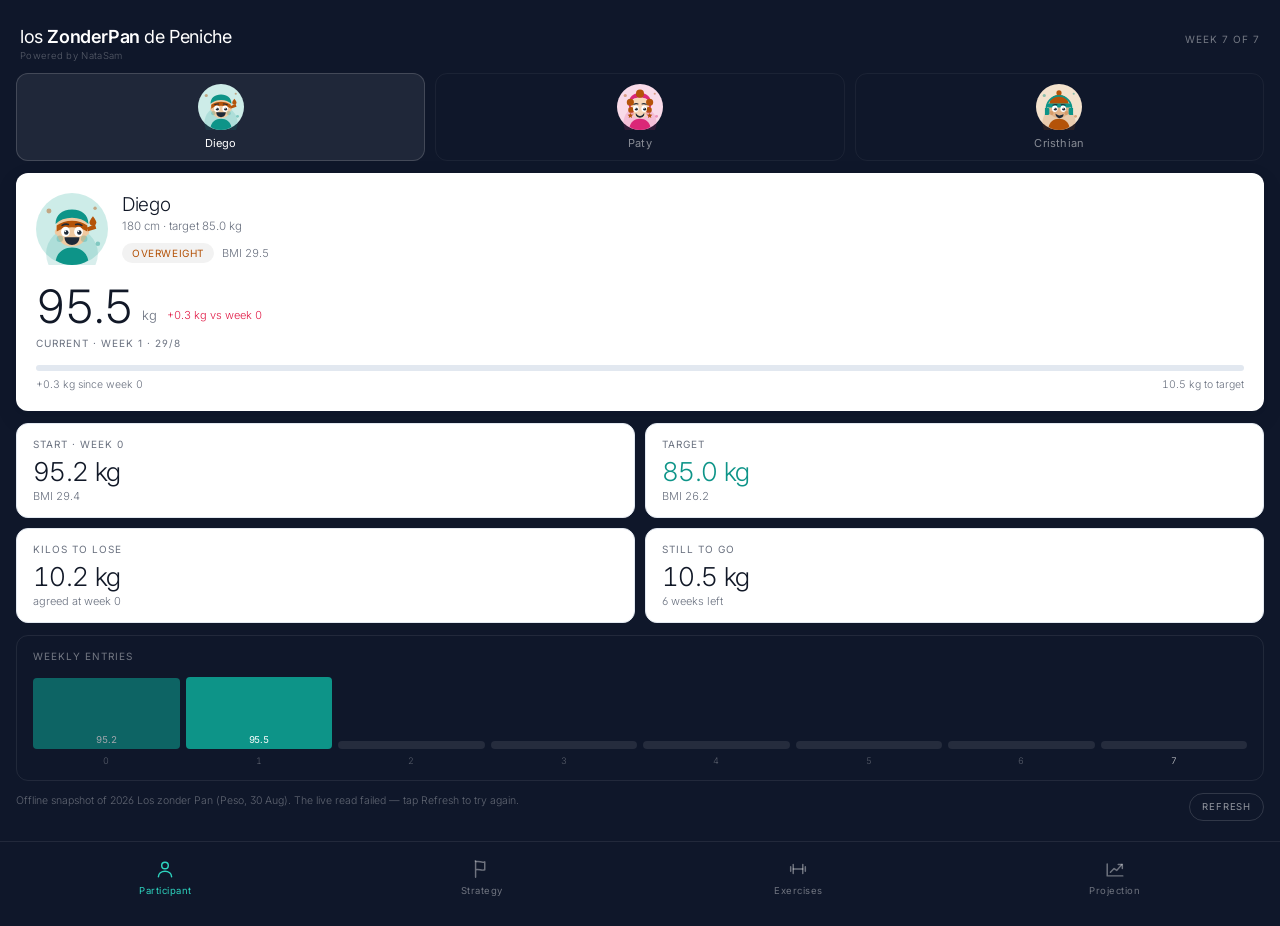
<file: app/index.html>
<!DOCTYPE html>
<html lang="en">
<head>
<meta charset="utf-8">
<meta name="viewport" content="width=device-width, initial-scale=1, viewport-fit=cover">
<title>los ZonderPan de Peniche</title>
<meta name="description" content="Weight tracker for a group of friends — participant, strategy, exercises and projection, read live from Google Sheets.">
<meta name="theme-color" content="#0f172a">
<link rel="manifest" href="manifest.json">
<link rel="icon" href="icon.svg" type="image/svg+xml">
<link rel="apple-touch-icon" href="icon.svg">
<meta name="apple-mobile-web-app-capable" content="yes">
<meta name="apple-mobile-web-app-status-bar-style" content="black-translucent">
<meta name="apple-mobile-web-app-title" content="ZonderPan">
<link rel="preconnect" href="https://fonts.gstatic.com" crossorigin>
<link rel="stylesheet" href="https://fonts.googleapis.com/css2?family=Inter:wght@300;400&display=swap">
<link rel="stylesheet" href="styles.css">
</head>
<body>
<div id="app"></div>
<script src="app.js"></script>
</body>
</html>
</file>
<file: app/styles.css>
html, body { height: 100%; }
* { box-sizing: border-box; }
body {
  margin: 0;
  background: #0f172a;
  color: #ffffff;
  font-family: 'Inter var', Inter, system-ui, sans-serif;
  font-weight: 300;
  font-feature-settings: "ss01";
  -webkit-font-smoothing: antialiased;
  overscroll-behavior-y: none;
}
a { color: #0d9488; text-decoration: none; }
a:hover { color: #0f766e; }
button { font-family: inherit; -webkit-tap-highlight-color: transparent; }
button:focus-visible { outline: 2px solid #2dd4bf; outline-offset: 2px; }
#app { min-height: 100dvh; display: flex; flex-direction: column; }
</file>
